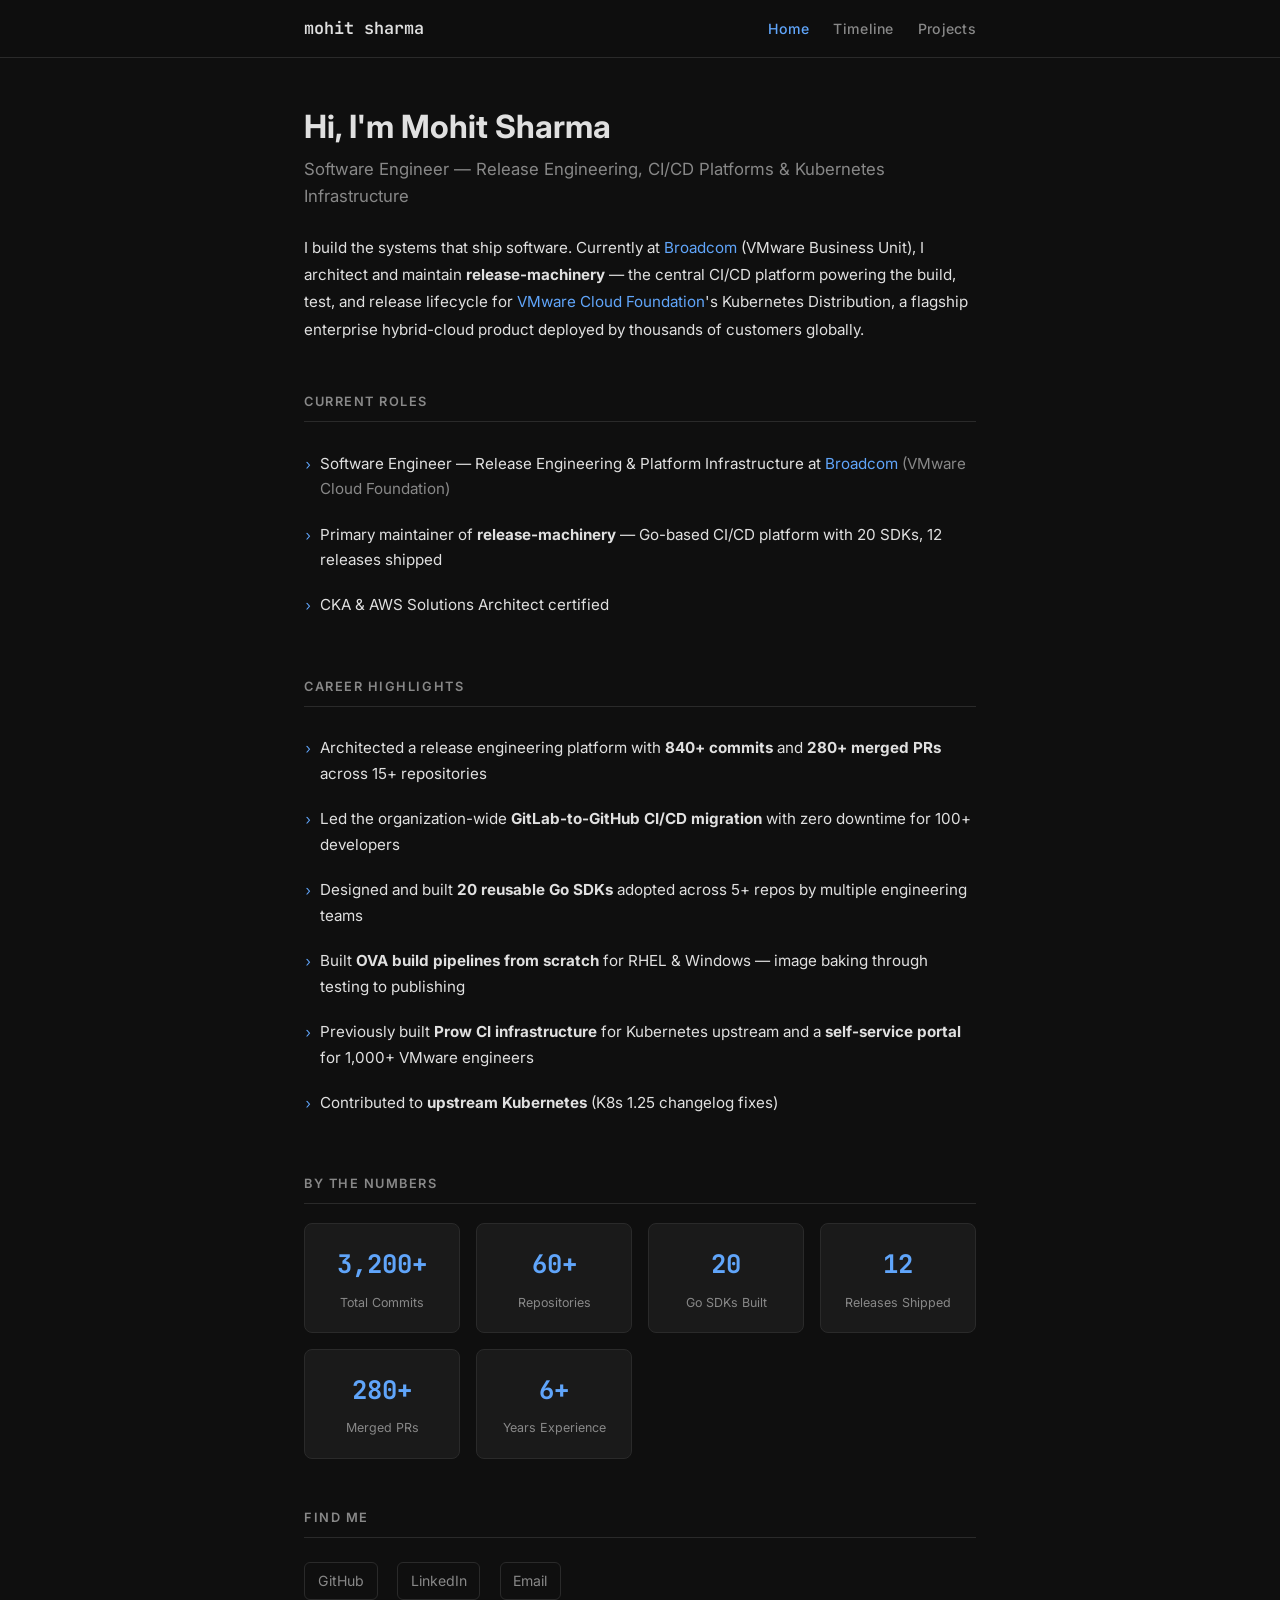
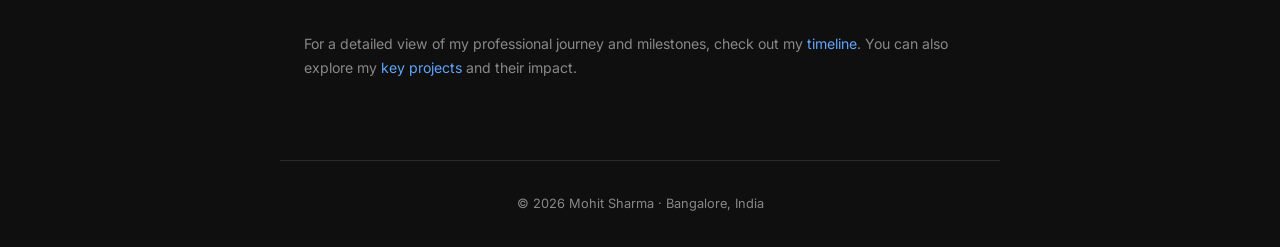
<file: docs/index.html>
<!DOCTYPE html>
<html lang="en">
<head>
  <meta charset="UTF-8">
  <meta name="viewport" content="width=device-width, initial-scale=1.0">
  <title>Mohit Sharma</title>
  <meta name="description" content="Software Engineer specializing in Release Engineering, CI/CD Platforms, Kubernetes, and Go at Broadcom (VMware).">
  <link rel="preconnect" href="https://fonts.googleapis.com">
  <link rel="preconnect" href="https://fonts.gstatic.com" crossorigin>
  <link href="https://fonts.googleapis.com/css2?family=Inter:wght@400;500;600;700&family=JetBrains+Mono:wght@400;600;700&display=swap" rel="stylesheet">
  <link rel="stylesheet" href="style.css">
</head>
<body>

<nav>
  <div class="nav-inner">
    <a href="index.html" class="site-name">mohit sharma</a>
    <div class="nav-links">
      <a href="index.html" class="active">Home</a>
      <a href="about.html">Timeline</a>
      <a href="projects.html">Projects</a>
    </div>
  </div>
</nav>

<main>
  <section class="hero">
    <h1>Hi, I'm Mohit Sharma</h1>
    <p class="tagline">Software Engineer &mdash; Release Engineering, CI/CD Platforms &amp; Kubernetes Infrastructure</p>
    <p class="intro">
      I build the systems that ship software. Currently at <a href="https://www.broadcom.com/">Broadcom</a> (VMware Business Unit),
      I architect and maintain <strong>release-machinery</strong> &mdash; the central CI/CD platform powering the build, test, and release
      lifecycle for <a href="https://www.vmware.com/products/cloud-foundation">VMware Cloud Foundation</a>'s Kubernetes Distribution,
      a flagship enterprise hybrid-cloud product deployed by thousands of customers globally.
    </p>
  </section>

  <p class="section-title">Current Roles</p>
  <ul class="role-list">
    <li class="role-item">
      <span class="bullet">&rsaquo;</span>
      <span class="role-text">Software Engineer &mdash; Release Engineering &amp; Platform Infrastructure at <a href="https://www.broadcom.com/">Broadcom</a> <span class="role-org">(VMware Cloud Foundation)</span></span>
    </li>
    <li class="role-item">
      <span class="bullet">&rsaquo;</span>
      <span class="role-text">Primary maintainer of <strong>release-machinery</strong> &mdash; Go-based CI/CD platform with 20 SDKs, 12 releases shipped</span>
    </li>
    <li class="role-item">
      <span class="bullet">&rsaquo;</span>
      <span class="role-text">CKA &amp; AWS Solutions Architect certified</span>
    </li>
  </ul>

  <p class="section-title">Career Highlights</p>
  <ul class="role-list">
    <li class="role-item">
      <span class="bullet">&rsaquo;</span>
      <span class="role-text">Architected a release engineering platform with <strong>840+ commits</strong> and <strong>280+ merged PRs</strong> across 15+ repositories</span>
    </li>
    <li class="role-item">
      <span class="bullet">&rsaquo;</span>
      <span class="role-text">Led the organization-wide <strong>GitLab-to-GitHub CI/CD migration</strong> with zero downtime for 100+ developers</span>
    </li>
    <li class="role-item">
      <span class="bullet">&rsaquo;</span>
      <span class="role-text">Designed and built <strong>20 reusable Go SDKs</strong> adopted across 5+ repos by multiple engineering teams</span>
    </li>
    <li class="role-item">
      <span class="bullet">&rsaquo;</span>
      <span class="role-text">Built <strong>OVA build pipelines from scratch</strong> for RHEL &amp; Windows &mdash; image baking through testing to publishing</span>
    </li>
    <li class="role-item">
      <span class="bullet">&rsaquo;</span>
      <span class="role-text">Previously built <strong>Prow CI infrastructure</strong> for Kubernetes upstream and a <strong>self-service portal</strong> for 1,000+ VMware engineers</span>
    </li>
    <li class="role-item">
      <span class="bullet">&rsaquo;</span>
      <span class="role-text">Contributed to <strong>upstream Kubernetes</strong> (K8s 1.25 changelog fixes)</span>
    </li>
  </ul>

  <p class="section-title">By The Numbers</p>
  <div class="stats-grid">
    <div class="stat-card">
      <span class="stat-number">3,200+</span>
      <span class="stat-label">Total Commits</span>
    </div>
    <div class="stat-card">
      <span class="stat-number">60+</span>
      <span class="stat-label">Repositories</span>
    </div>
    <div class="stat-card">
      <span class="stat-number">20</span>
      <span class="stat-label">Go SDKs Built</span>
    </div>
    <div class="stat-card">
      <span class="stat-number">12</span>
      <span class="stat-label">Releases Shipped</span>
    </div>
    <div class="stat-card">
      <span class="stat-number">280+</span>
      <span class="stat-label">Merged PRs</span>
    </div>
    <div class="stat-card">
      <span class="stat-number">6+</span>
      <span class="stat-label">Years Experience</span>
    </div>
  </div>

  <p class="section-title">Find Me</p>
  <div class="social-links">
    <a href="https://github.com/mohitsharma-in" target="_blank">GitHub</a>
    <a href="https://linkedin.com/in/knowmohit" target="_blank">LinkedIn</a>
    <a href="mailto:mohit94614@gmail.com">Email</a>
  </div>

  <p style="margin-top:2rem; font-size:0.88rem; color:var(--text-muted);">
    For a detailed view of my professional journey and milestones, check out my
    <a href="about.html">timeline</a>. You can also explore my
    <a href="projects.html">key projects</a> and their impact.
  </p>
</main>

<footer>
  &copy; 2026 Mohit Sharma &middot; Bangalore, India
</footer>

</body>
</html>
</file>
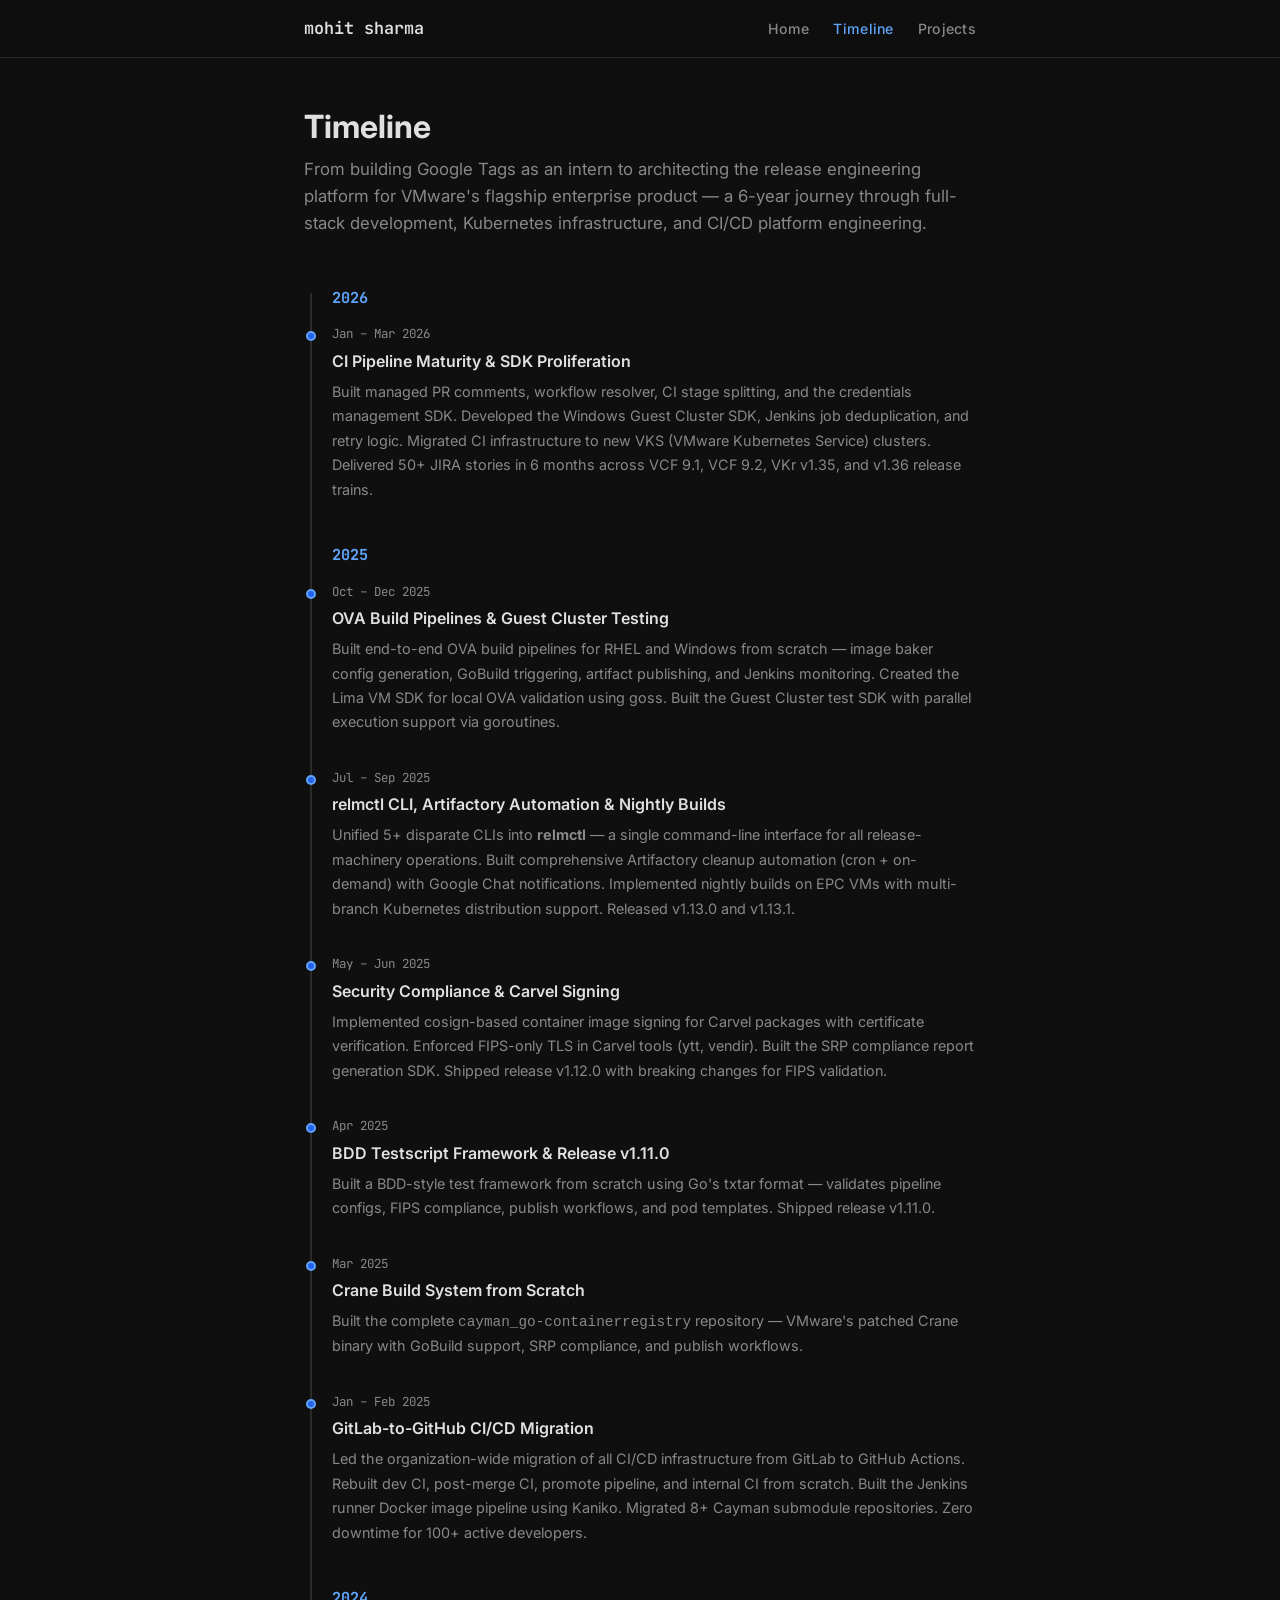
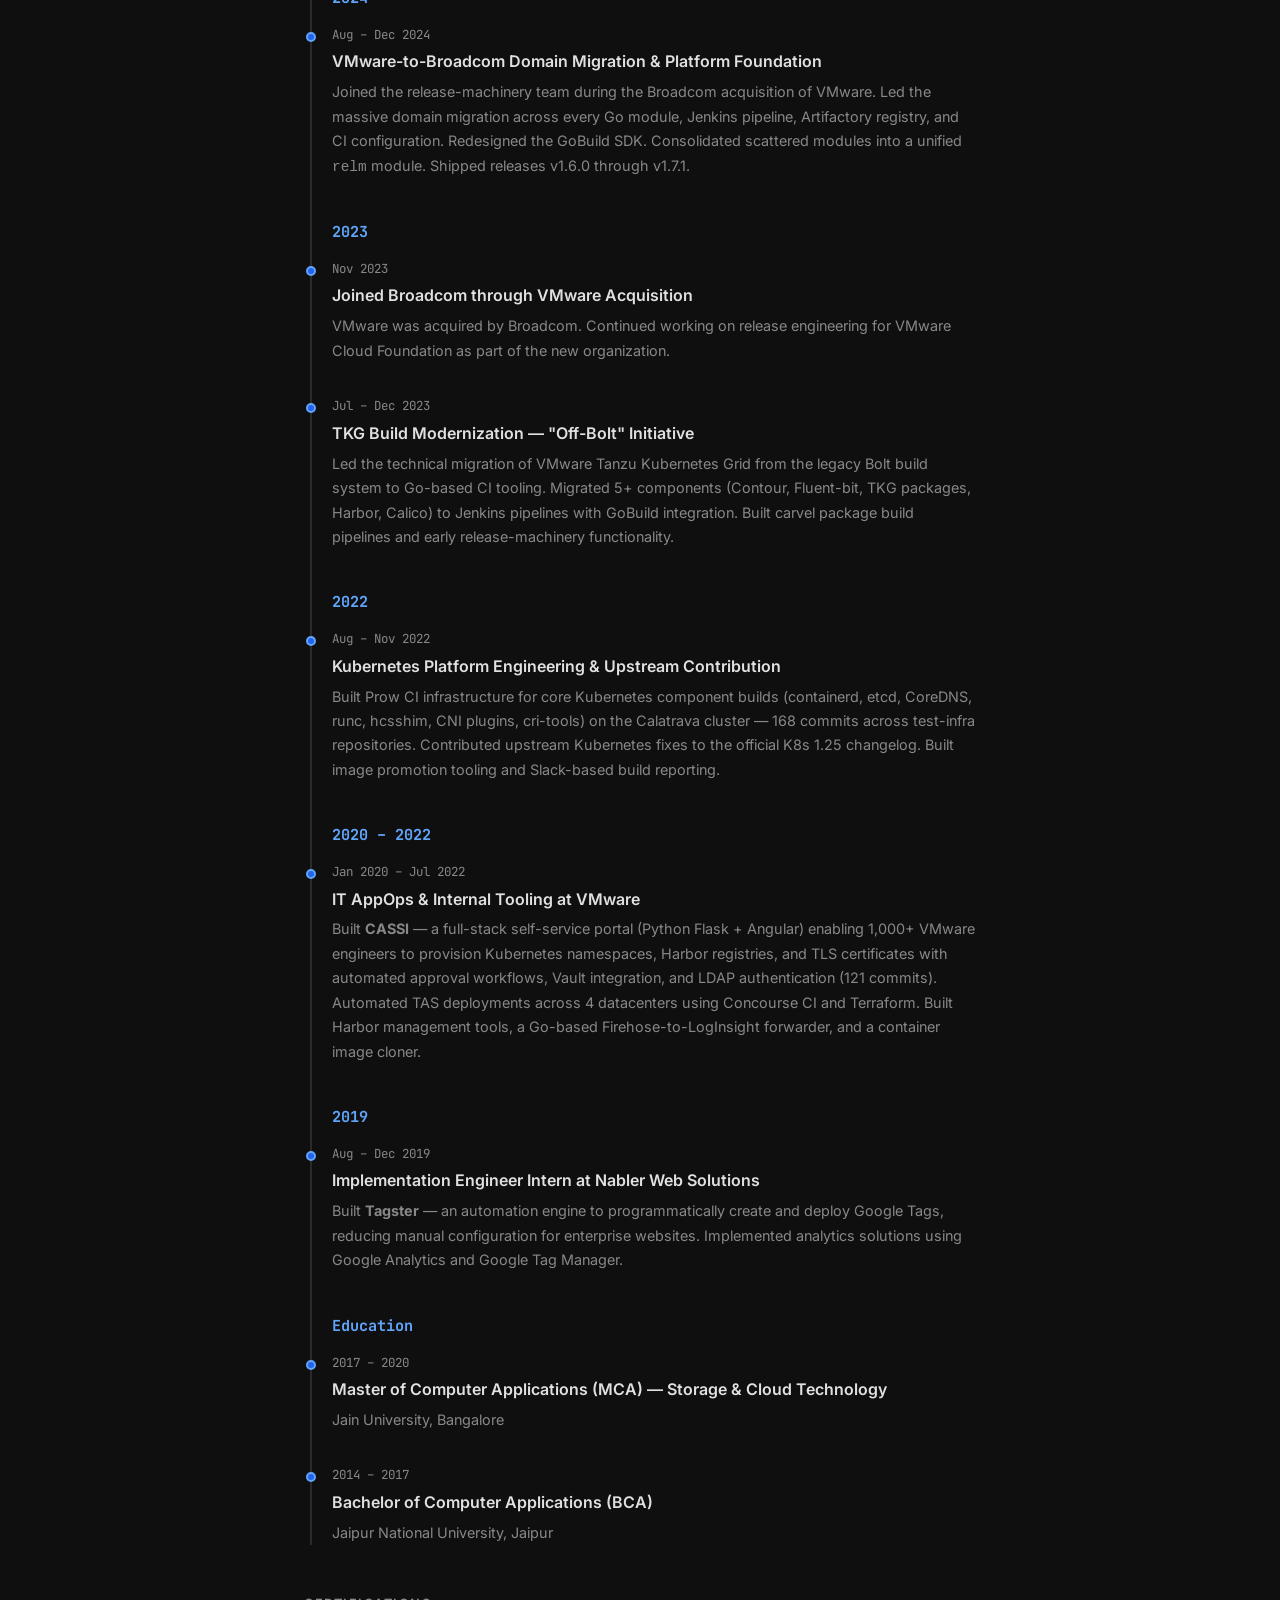
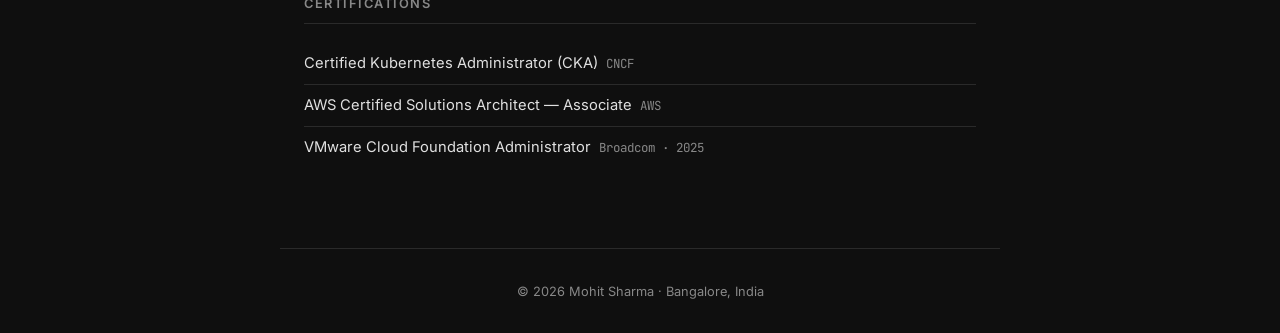
<file: docs/about.html>
<!DOCTYPE html>
<html lang="en">
<head>
  <meta charset="UTF-8">
  <meta name="viewport" content="width=device-width, initial-scale=1.0">
  <title>Timeline | Mohit Sharma</title>
  <meta name="description" content="Career timeline of Mohit Sharma — from intern to release engineering platform owner at Broadcom/VMware.">
  <link rel="preconnect" href="https://fonts.googleapis.com">
  <link rel="preconnect" href="https://fonts.gstatic.com" crossorigin>
  <link href="https://fonts.googleapis.com/css2?family=Inter:wght@400;500;600;700&family=JetBrains+Mono:wght@400;600;700&display=swap" rel="stylesheet">
  <link rel="stylesheet" href="style.css">
</head>
<body>

<nav>
  <div class="nav-inner">
    <a href="index.html" class="site-name">mohit sharma</a>
    <div class="nav-links">
      <a href="index.html">Home</a>
      <a href="about.html" class="active">Timeline</a>
      <a href="projects.html">Projects</a>
    </div>
  </div>
</nav>

<main>
  <section class="hero">
    <h1>Timeline</h1>
    <p class="tagline">
      From building Google Tags as an intern to architecting the release engineering platform for VMware's flagship
      enterprise product &mdash; a 6-year journey through full-stack development, Kubernetes infrastructure,
      and CI/CD platform engineering.
    </p>
  </section>

  <div class="timeline">

    <!-- ── 2026 ── -->
    <div class="timeline-year">2026</div>

    <div class="timeline-item">
      <div class="tl-date">Jan &ndash; Mar 2026</div>
      <div class="tl-title">CI Pipeline Maturity &amp; SDK Proliferation</div>
      <div class="tl-body">
        Built managed PR comments, workflow resolver, CI stage splitting, and the credentials management SDK.
        Developed the Windows Guest Cluster SDK, Jenkins job deduplication, and retry logic.
        Migrated CI infrastructure to new VKS (VMware Kubernetes Service) clusters.
        Delivered 50+ JIRA stories in 6 months across VCF 9.1, VCF 9.2, VKr v1.35, and v1.36 release trains.
      </div>
    </div>

    <!-- ── 2025 ── -->
    <div class="timeline-year">2025</div>

    <div class="timeline-item">
      <div class="tl-date">Oct &ndash; Dec 2025</div>
      <div class="tl-title">OVA Build Pipelines &amp; Guest Cluster Testing</div>
      <div class="tl-body">
        Built end-to-end OVA build pipelines for RHEL and Windows from scratch &mdash; image baker config generation,
        GoBuild triggering, artifact publishing, and Jenkins monitoring. Created the Lima VM SDK for local OVA validation
        using goss. Built the Guest Cluster test SDK with parallel execution support via goroutines.
      </div>
    </div>

    <div class="timeline-item">
      <div class="tl-date">Jul &ndash; Sep 2025</div>
      <div class="tl-title">relmctl CLI, Artifactory Automation &amp; Nightly Builds</div>
      <div class="tl-body">
        Unified 5+ disparate CLIs into <strong>relmctl</strong> &mdash; a single command-line interface for all
        release-machinery operations. Built comprehensive Artifactory cleanup automation (cron + on-demand) with
        Google Chat notifications. Implemented nightly builds on EPC VMs with multi-branch Kubernetes distribution support.
        Released v1.13.0 and v1.13.1.
      </div>
    </div>

    <div class="timeline-item">
      <div class="tl-date">May &ndash; Jun 2025</div>
      <div class="tl-title">Security Compliance &amp; Carvel Signing</div>
      <div class="tl-body">
        Implemented cosign-based container image signing for Carvel packages with certificate verification.
        Enforced FIPS-only TLS in Carvel tools (ytt, vendir). Built the SRP compliance report generation SDK.
        Shipped release v1.12.0 with breaking changes for FIPS validation.
      </div>
    </div>

    <div class="timeline-item">
      <div class="tl-date">Apr 2025</div>
      <div class="tl-title">BDD Testscript Framework &amp; Release v1.11.0</div>
      <div class="tl-body">
        Built a BDD-style test framework from scratch using Go's txtar format &mdash; validates pipeline configs,
        FIPS compliance, publish workflows, and pod templates. Shipped release v1.11.0.
      </div>
    </div>

    <div class="timeline-item">
      <div class="tl-date">Mar 2025</div>
      <div class="tl-title">Crane Build System from Scratch</div>
      <div class="tl-body">
        Built the complete <code>cayman_go-containerregistry</code> repository &mdash; VMware's patched Crane binary
        with GoBuild support, SRP compliance, and publish workflows.
      </div>
    </div>

    <div class="timeline-item">
      <div class="tl-date">Jan &ndash; Feb 2025</div>
      <div class="tl-title">GitLab-to-GitHub CI/CD Migration</div>
      <div class="tl-body">
        Led the organization-wide migration of all CI/CD infrastructure from GitLab to GitHub Actions.
        Rebuilt dev CI, post-merge CI, promote pipeline, and internal CI from scratch. Built the Jenkins runner Docker image
        pipeline using Kaniko. Migrated 8+ Cayman submodule repositories. Zero downtime for 100+ active developers.
      </div>
    </div>

    <!-- ── 2024 ── -->
    <div class="timeline-year">2024</div>

    <div class="timeline-item">
      <div class="tl-date">Aug &ndash; Dec 2024</div>
      <div class="tl-title">VMware-to-Broadcom Domain Migration &amp; Platform Foundation</div>
      <div class="tl-body">
        Joined the release-machinery team during the Broadcom acquisition of VMware. Led the massive domain migration
        across every Go module, Jenkins pipeline, Artifactory registry, and CI configuration. Redesigned the GoBuild SDK.
        Consolidated scattered modules into a unified <code>relm</code> module. Shipped releases v1.6.0 through v1.7.1.
      </div>
    </div>

    <!-- ── 2023 ── -->
    <div class="timeline-year">2023</div>

    <div class="timeline-item">
      <div class="tl-date">Nov 2023</div>
      <div class="tl-title">Joined Broadcom through VMware Acquisition</div>
      <div class="tl-body">
        VMware was acquired by Broadcom. Continued working on release engineering for VMware Cloud Foundation
        as part of the new organization.
      </div>
    </div>

    <div class="timeline-item">
      <div class="tl-date">Jul &ndash; Dec 2023</div>
      <div class="tl-title">TKG Build Modernization &mdash; "Off-Bolt" Initiative</div>
      <div class="tl-body">
        Led the technical migration of VMware Tanzu Kubernetes Grid from the legacy Bolt build system to Go-based
        CI tooling. Migrated 5+ components (Contour, Fluent-bit, TKG packages, Harbor, Calico) to Jenkins pipelines
        with GoBuild integration. Built carvel package build pipelines and early release-machinery functionality.
      </div>
    </div>

    <!-- ── 2022 ── -->
    <div class="timeline-year">2022</div>

    <div class="timeline-item">
      <div class="tl-date">Aug &ndash; Nov 2022</div>
      <div class="tl-title">Kubernetes Platform Engineering &amp; Upstream Contribution</div>
      <div class="tl-body">
        Built Prow CI infrastructure for core Kubernetes component builds (containerd, etcd, CoreDNS, runc, hcsshim,
        CNI plugins, cri-tools) on the Calatrava cluster &mdash; 168 commits across test-infra repositories.
        Contributed upstream Kubernetes fixes to the official K8s 1.25 changelog.
        Built image promotion tooling and Slack-based build reporting.
      </div>
    </div>

    <!-- ── 2020&ndash;2022 ── -->
    <div class="timeline-year">2020 &ndash; 2022</div>

    <div class="timeline-item">
      <div class="tl-date">Jan 2020 &ndash; Jul 2022</div>
      <div class="tl-title">IT AppOps &amp; Internal Tooling at VMware</div>
      <div class="tl-body">
        Built <strong>CASSI</strong> &mdash; a full-stack self-service portal (Python Flask + Angular) enabling 1,000+ VMware engineers
        to provision Kubernetes namespaces, Harbor registries, and TLS certificates with automated approval workflows,
        Vault integration, and LDAP authentication (121 commits).
        Automated TAS deployments across 4 datacenters using Concourse CI and Terraform.
        Built Harbor management tools, a Go-based Firehose-to-LogInsight forwarder, and a container image cloner.
      </div>
    </div>

    <!-- ── 2019 ── -->
    <div class="timeline-year">2019</div>

    <div class="timeline-item">
      <div class="tl-date">Aug &ndash; Dec 2019</div>
      <div class="tl-title">Implementation Engineer Intern at Nabler Web Solutions</div>
      <div class="tl-body">
        Built <strong>Tagster</strong> &mdash; an automation engine to programmatically create and deploy Google Tags,
        reducing manual configuration for enterprise websites. Implemented analytics solutions using
        Google Analytics and Google Tag Manager.
      </div>
    </div>

    <!-- ── Education ── -->
    <div class="timeline-year">Education</div>

    <div class="timeline-item">
      <div class="tl-date">2017 &ndash; 2020</div>
      <div class="tl-title">Master of Computer Applications (MCA) &mdash; Storage &amp; Cloud Technology</div>
      <div class="tl-body">Jain University, Bangalore</div>
    </div>

    <div class="timeline-item">
      <div class="tl-date">2014 &ndash; 2017</div>
      <div class="tl-title">Bachelor of Computer Applications (BCA)</div>
      <div class="tl-body">Jaipur National University, Jaipur</div>
    </div>

  </div>

  <p class="section-title">Certifications</p>
  <ul class="cert-list">
    <li>Certified Kubernetes Administrator (CKA) <span class="cert-issuer">CNCF</span></li>
    <li>AWS Certified Solutions Architect &mdash; Associate <span class="cert-issuer">AWS</span></li>
    <li>VMware Cloud Foundation Administrator <span class="cert-issuer">Broadcom &middot; 2025</span></li>
  </ul>

</main>

<footer>
  &copy; 2026 Mohit Sharma &middot; Bangalore, India
</footer>

</body>
</html>
</file>
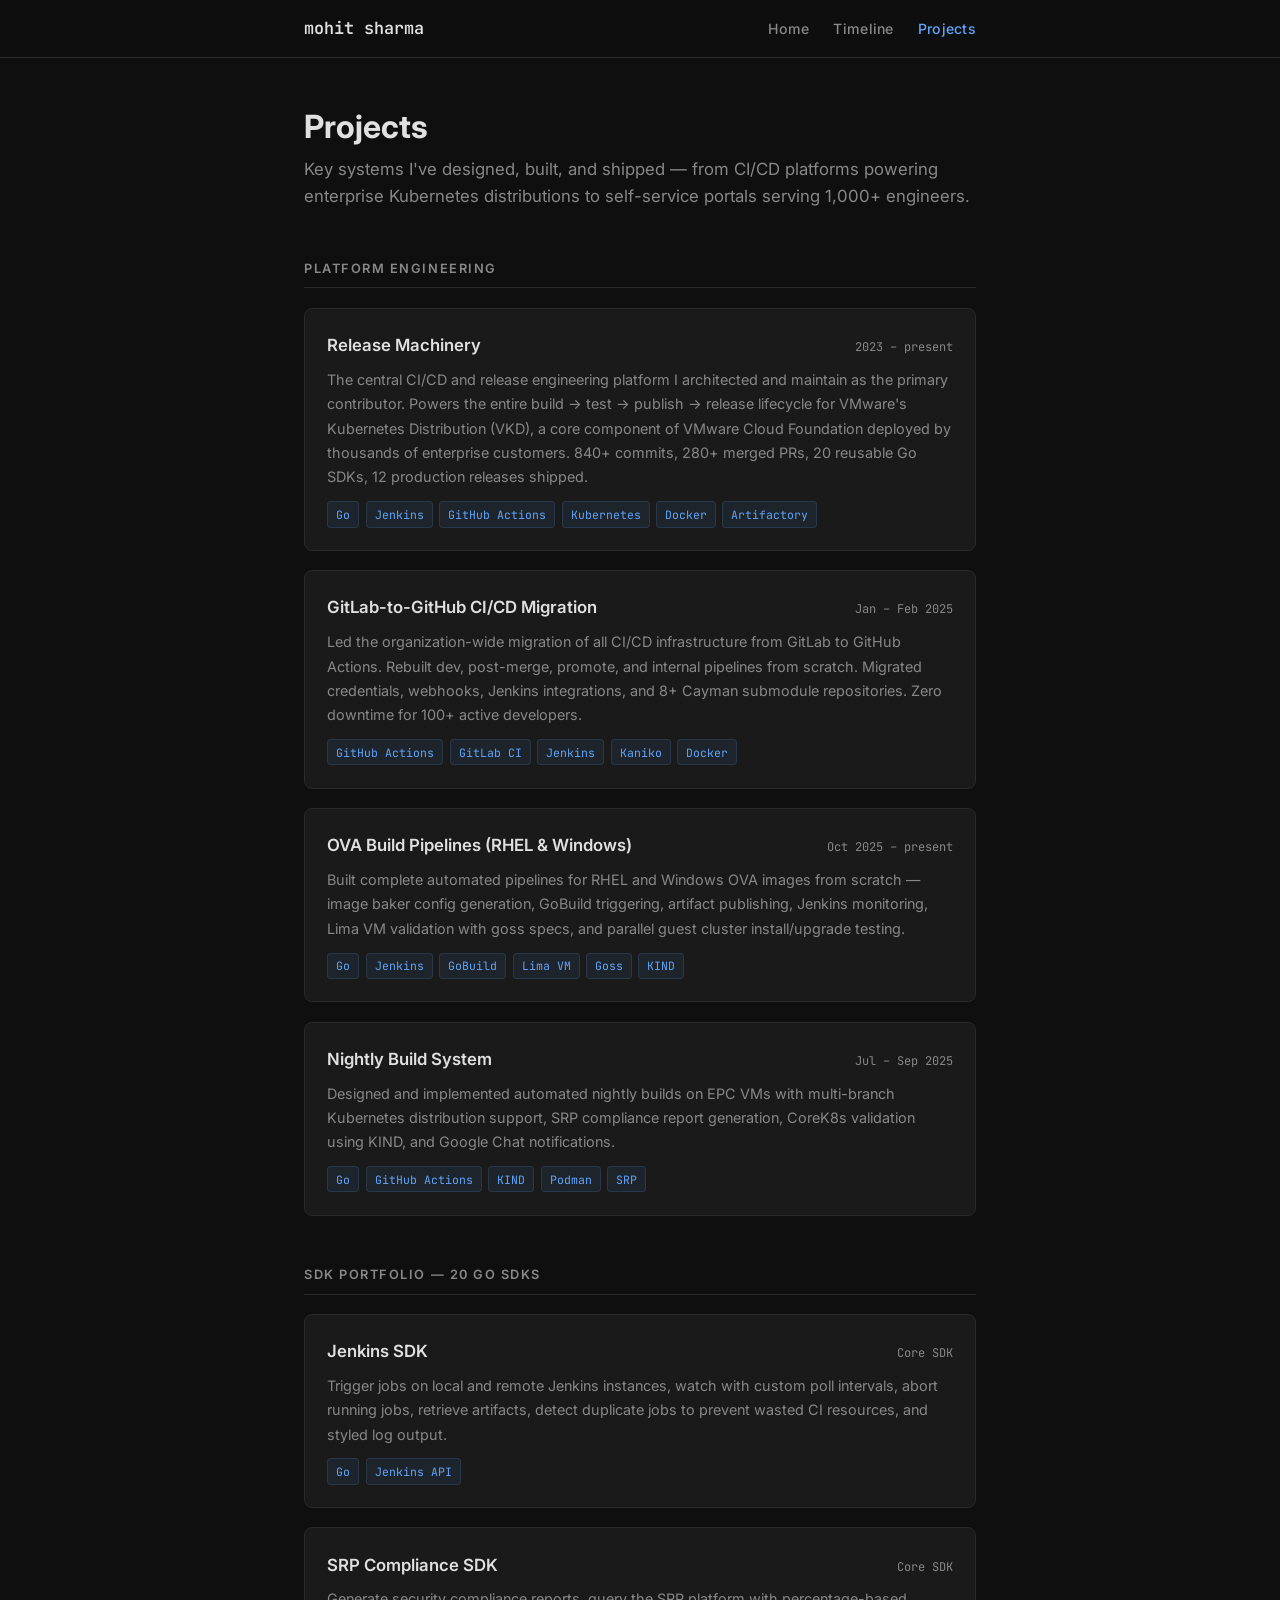
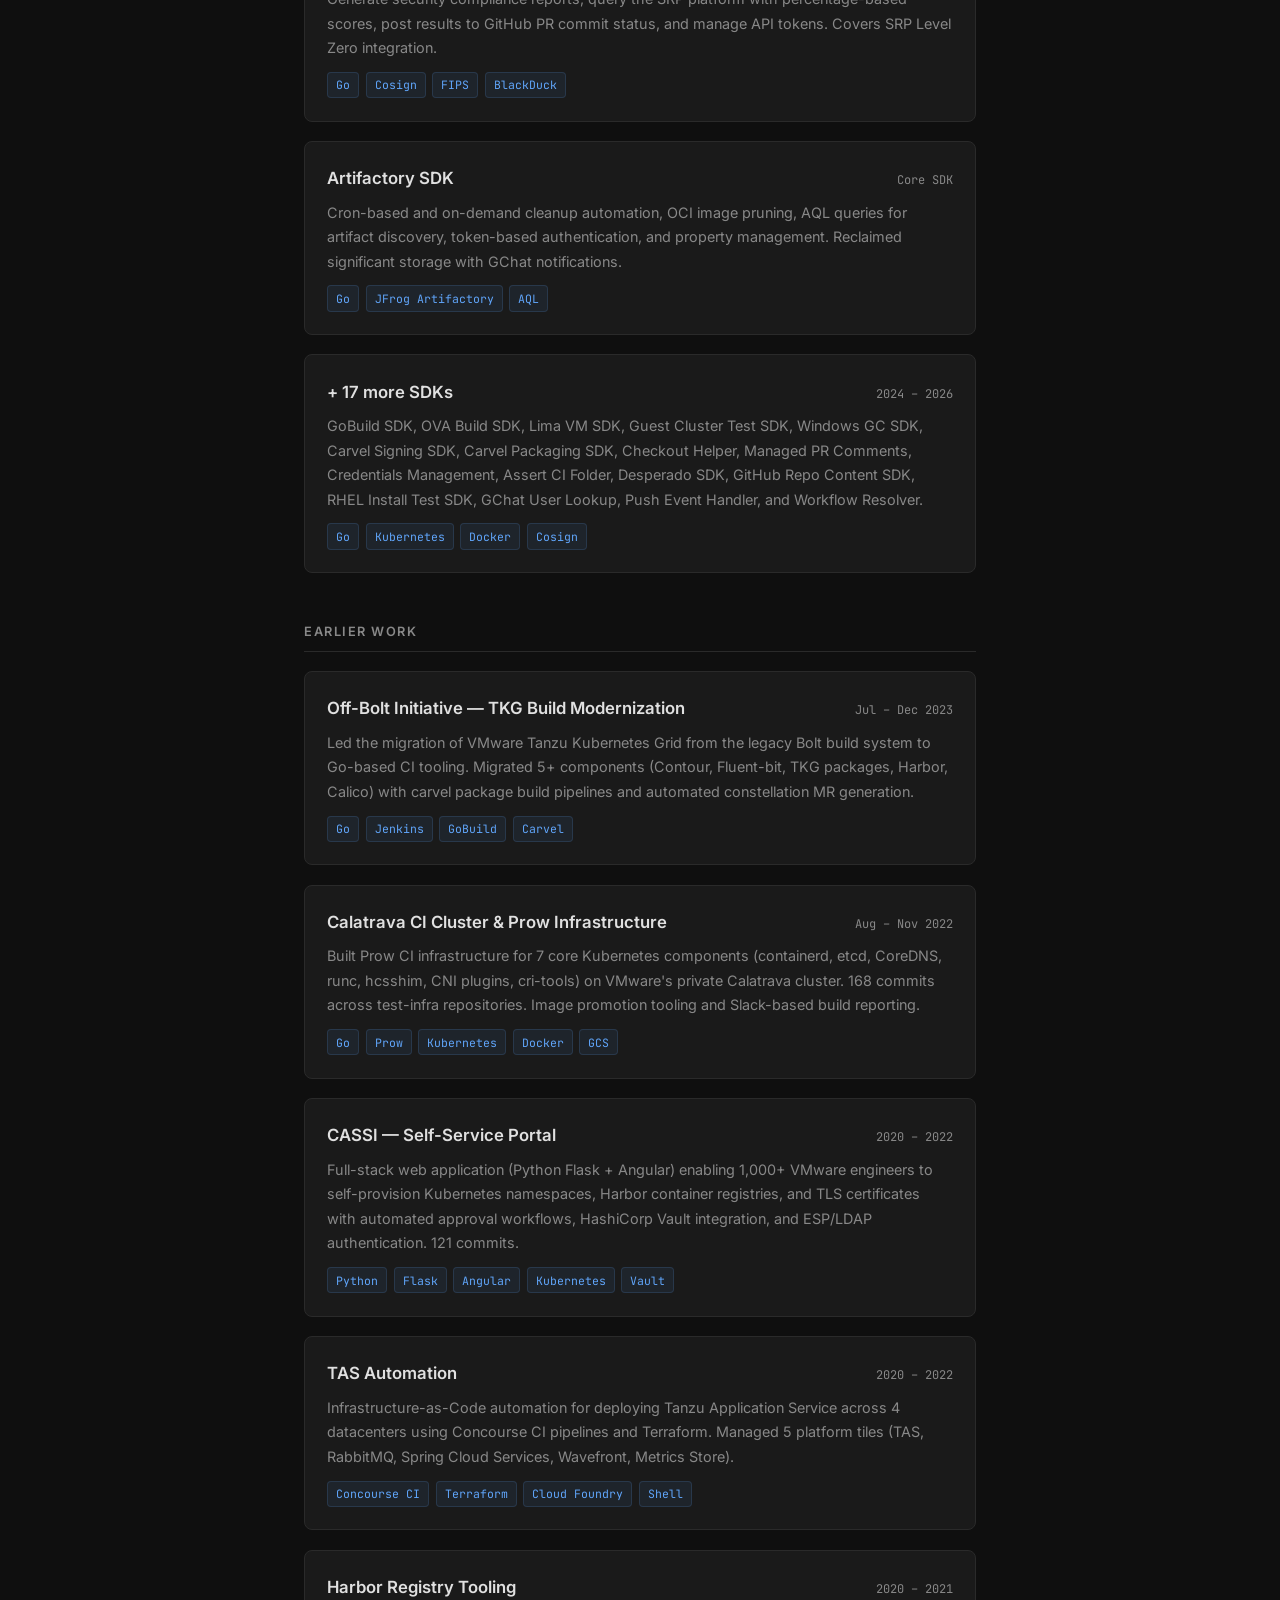
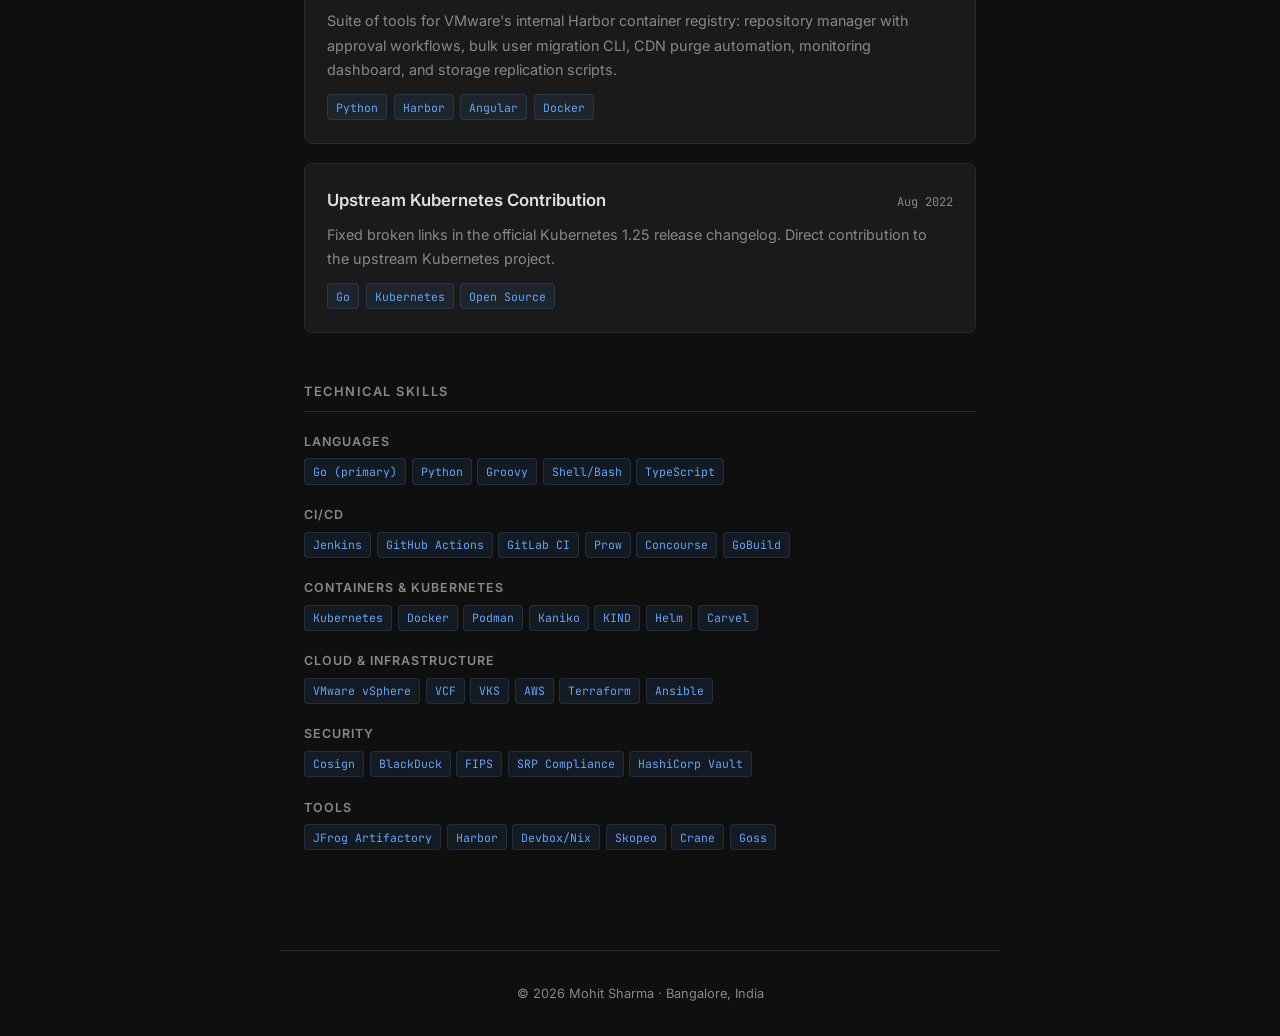
<file: docs/projects.html>
<!DOCTYPE html>
<html lang="en">
<head>
  <meta charset="UTF-8">
  <meta name="viewport" content="width=device-width, initial-scale=1.0">
  <title>Projects | Mohit Sharma</title>
  <meta name="description" content="Key projects and technical contributions by Mohit Sharma — release-machinery, CI/CD platforms, Kubernetes infrastructure.">
  <link rel="preconnect" href="https://fonts.googleapis.com">
  <link rel="preconnect" href="https://fonts.gstatic.com" crossorigin>
  <link href="https://fonts.googleapis.com/css2?family=Inter:wght@400;500;600;700&family=JetBrains+Mono:wght@400;600;700&display=swap" rel="stylesheet">
  <link rel="stylesheet" href="style.css">
</head>
<body>

<nav>
  <div class="nav-inner">
    <a href="index.html" class="site-name">mohit sharma</a>
    <div class="nav-links">
      <a href="index.html">Home</a>
      <a href="about.html">Timeline</a>
      <a href="projects.html" class="active">Projects</a>
    </div>
  </div>
</nav>

<main>
  <section class="hero">
    <h1>Projects</h1>
    <p class="tagline">
      Key systems I've designed, built, and shipped &mdash; from CI/CD platforms powering enterprise
      Kubernetes distributions to self-service portals serving 1,000+ engineers.
    </p>
  </section>

  <!-- ── Release Machinery ── -->
  <p class="section-title">Platform Engineering</p>

  <div class="project-card">
    <div class="proj-header">
      <span class="proj-title">Release Machinery</span>
      <span class="proj-period">2023 &ndash; present</span>
    </div>
    <div class="proj-desc">
      The central CI/CD and release engineering platform I architected and maintain as the primary contributor.
      Powers the entire build &rarr; test &rarr; publish &rarr; release lifecycle for VMware's Kubernetes Distribution (VKD),
      a core component of VMware Cloud Foundation deployed by thousands of enterprise customers.
      840+ commits, 280+ merged PRs, 20 reusable Go SDKs, 12 production releases shipped.
    </div>
    <div class="proj-tags">
      <span class="proj-tag">Go</span>
      <span class="proj-tag">Jenkins</span>
      <span class="proj-tag">GitHub Actions</span>
      <span class="proj-tag">Kubernetes</span>
      <span class="proj-tag">Docker</span>
      <span class="proj-tag">Artifactory</span>
    </div>
  </div>

  <div class="project-card">
    <div class="proj-header">
      <span class="proj-title">GitLab-to-GitHub CI/CD Migration</span>
      <span class="proj-period">Jan &ndash; Feb 2025</span>
    </div>
    <div class="proj-desc">
      Led the organization-wide migration of all CI/CD infrastructure from GitLab to GitHub Actions.
      Rebuilt dev, post-merge, promote, and internal pipelines from scratch. Migrated credentials, webhooks,
      Jenkins integrations, and 8+ Cayman submodule repositories. Zero downtime for 100+ active developers.
    </div>
    <div class="proj-tags">
      <span class="proj-tag">GitHub Actions</span>
      <span class="proj-tag">GitLab CI</span>
      <span class="proj-tag">Jenkins</span>
      <span class="proj-tag">Kaniko</span>
      <span class="proj-tag">Docker</span>
    </div>
  </div>

  <div class="project-card">
    <div class="proj-header">
      <span class="proj-title">OVA Build Pipelines (RHEL &amp; Windows)</span>
      <span class="proj-period">Oct 2025 &ndash; present</span>
    </div>
    <div class="proj-desc">
      Built complete automated pipelines for RHEL and Windows OVA images from scratch &mdash;
      image baker config generation, GoBuild triggering, artifact publishing, Jenkins monitoring,
      Lima VM validation with goss specs, and parallel guest cluster install/upgrade testing.
    </div>
    <div class="proj-tags">
      <span class="proj-tag">Go</span>
      <span class="proj-tag">Jenkins</span>
      <span class="proj-tag">GoBuild</span>
      <span class="proj-tag">Lima VM</span>
      <span class="proj-tag">Goss</span>
      <span class="proj-tag">KIND</span>
    </div>
  </div>

  <div class="project-card">
    <div class="proj-header">
      <span class="proj-title">Nightly Build System</span>
      <span class="proj-period">Jul &ndash; Sep 2025</span>
    </div>
    <div class="proj-desc">
      Designed and implemented automated nightly builds on EPC VMs with multi-branch Kubernetes distribution support,
      SRP compliance report generation, CoreK8s validation using KIND, and Google Chat notifications.
    </div>
    <div class="proj-tags">
      <span class="proj-tag">Go</span>
      <span class="proj-tag">GitHub Actions</span>
      <span class="proj-tag">KIND</span>
      <span class="proj-tag">Podman</span>
      <span class="proj-tag">SRP</span>
    </div>
  </div>

  <!-- ── SDKs ── -->
  <p class="section-title">SDK Portfolio &mdash; 20 Go SDKs</p>

  <div class="project-card">
    <div class="proj-header">
      <span class="proj-title">Jenkins SDK</span>
      <span class="proj-period">Core SDK</span>
    </div>
    <div class="proj-desc">
      Trigger jobs on local and remote Jenkins instances, watch with custom poll intervals, abort running jobs,
      retrieve artifacts, detect duplicate jobs to prevent wasted CI resources, and styled log output.
    </div>
    <div class="proj-tags">
      <span class="proj-tag">Go</span>
      <span class="proj-tag">Jenkins API</span>
    </div>
  </div>

  <div class="project-card">
    <div class="proj-header">
      <span class="proj-title">SRP Compliance SDK</span>
      <span class="proj-period">Core SDK</span>
    </div>
    <div class="proj-desc">
      Generate security compliance reports, query the SRP platform with percentage-based scores,
      post results to GitHub PR commit status, and manage API tokens. Covers SRP Level Zero integration.
    </div>
    <div class="proj-tags">
      <span class="proj-tag">Go</span>
      <span class="proj-tag">Cosign</span>
      <span class="proj-tag">FIPS</span>
      <span class="proj-tag">BlackDuck</span>
    </div>
  </div>

  <div class="project-card">
    <div class="proj-header">
      <span class="proj-title">Artifactory SDK</span>
      <span class="proj-period">Core SDK</span>
    </div>
    <div class="proj-desc">
      Cron-based and on-demand cleanup automation, OCI image pruning, AQL queries for artifact discovery,
      token-based authentication, and property management. Reclaimed significant storage with GChat notifications.
    </div>
    <div class="proj-tags">
      <span class="proj-tag">Go</span>
      <span class="proj-tag">JFrog Artifactory</span>
      <span class="proj-tag">AQL</span>
    </div>
  </div>

  <div class="project-card">
    <div class="proj-header">
      <span class="proj-title">+ 17 more SDKs</span>
      <span class="proj-period">2024 &ndash; 2026</span>
    </div>
    <div class="proj-desc">
      GoBuild SDK, OVA Build SDK, Lima VM SDK, Guest Cluster Test SDK, Windows GC SDK,
      Carvel Signing SDK, Carvel Packaging SDK, Checkout Helper, Managed PR Comments,
      Credentials Management, Assert CI Folder, Desperado SDK, GitHub Repo Content SDK,
      RHEL Install Test SDK, GChat User Lookup, Push Event Handler, and Workflow Resolver.
    </div>
    <div class="proj-tags">
      <span class="proj-tag">Go</span>
      <span class="proj-tag">Kubernetes</span>
      <span class="proj-tag">Docker</span>
      <span class="proj-tag">Cosign</span>
    </div>
  </div>

  <!-- ── Earlier Projects ── -->
  <p class="section-title">Earlier Work</p>

  <div class="project-card">
    <div class="proj-header">
      <span class="proj-title">Off-Bolt Initiative &mdash; TKG Build Modernization</span>
      <span class="proj-period">Jul &ndash; Dec 2023</span>
    </div>
    <div class="proj-desc">
      Led the migration of VMware Tanzu Kubernetes Grid from the legacy Bolt build system to Go-based CI tooling.
      Migrated 5+ components (Contour, Fluent-bit, TKG packages, Harbor, Calico) with carvel package build
      pipelines and automated constellation MR generation.
    </div>
    <div class="proj-tags">
      <span class="proj-tag">Go</span>
      <span class="proj-tag">Jenkins</span>
      <span class="proj-tag">GoBuild</span>
      <span class="proj-tag">Carvel</span>
    </div>
  </div>

  <div class="project-card">
    <div class="proj-header">
      <span class="proj-title">Calatrava CI Cluster &amp; Prow Infrastructure</span>
      <span class="proj-period">Aug &ndash; Nov 2022</span>
    </div>
    <div class="proj-desc">
      Built Prow CI infrastructure for 7 core Kubernetes components (containerd, etcd, CoreDNS, runc, hcsshim,
      CNI plugins, cri-tools) on VMware's private Calatrava cluster. 168 commits across test-infra repositories.
      Image promotion tooling and Slack-based build reporting.
    </div>
    <div class="proj-tags">
      <span class="proj-tag">Go</span>
      <span class="proj-tag">Prow</span>
      <span class="proj-tag">Kubernetes</span>
      <span class="proj-tag">Docker</span>
      <span class="proj-tag">GCS</span>
    </div>
  </div>

  <div class="project-card">
    <div class="proj-header">
      <span class="proj-title">CASSI &mdash; Self-Service Portal</span>
      <span class="proj-period">2020 &ndash; 2022</span>
    </div>
    <div class="proj-desc">
      Full-stack web application (Python Flask + Angular) enabling 1,000+ VMware engineers to self-provision
      Kubernetes namespaces, Harbor container registries, and TLS certificates with automated approval workflows,
      HashiCorp Vault integration, and ESP/LDAP authentication. 121 commits.
    </div>
    <div class="proj-tags">
      <span class="proj-tag">Python</span>
      <span class="proj-tag">Flask</span>
      <span class="proj-tag">Angular</span>
      <span class="proj-tag">Kubernetes</span>
      <span class="proj-tag">Vault</span>
    </div>
  </div>

  <div class="project-card">
    <div class="proj-header">
      <span class="proj-title">TAS Automation</span>
      <span class="proj-period">2020 &ndash; 2022</span>
    </div>
    <div class="proj-desc">
      Infrastructure-as-Code automation for deploying Tanzu Application Service across 4 datacenters
      using Concourse CI pipelines and Terraform. Managed 5 platform tiles (TAS, RabbitMQ, Spring Cloud Services,
      Wavefront, Metrics Store).
    </div>
    <div class="proj-tags">
      <span class="proj-tag">Concourse CI</span>
      <span class="proj-tag">Terraform</span>
      <span class="proj-tag">Cloud Foundry</span>
      <span class="proj-tag">Shell</span>
    </div>
  </div>

  <div class="project-card">
    <div class="proj-header">
      <span class="proj-title">Harbor Registry Tooling</span>
      <span class="proj-period">2020 &ndash; 2021</span>
    </div>
    <div class="proj-desc">
      Suite of tools for VMware's internal Harbor container registry: repository manager with approval workflows,
      bulk user migration CLI, CDN purge automation, monitoring dashboard, and storage replication scripts.
    </div>
    <div class="proj-tags">
      <span class="proj-tag">Python</span>
      <span class="proj-tag">Harbor</span>
      <span class="proj-tag">Angular</span>
      <span class="proj-tag">Docker</span>
    </div>
  </div>

  <div class="project-card">
    <div class="proj-header">
      <span class="proj-title">Upstream Kubernetes Contribution</span>
      <span class="proj-period">Aug 2022</span>
    </div>
    <div class="proj-desc">
      Fixed broken links in the official Kubernetes 1.25 release changelog. Direct contribution to the
      upstream Kubernetes project.
    </div>
    <div class="proj-tags">
      <span class="proj-tag">Go</span>
      <span class="proj-tag">Kubernetes</span>
      <span class="proj-tag">Open Source</span>
    </div>
  </div>

  <!-- ── Skills ── -->
  <p class="section-title">Technical Skills</p>
  <div class="skills-section">
    <div class="skill-group">
      <div class="skill-label">Languages</div>
      <div class="skill-items">
        <span class="proj-tag">Go (primary)</span>
        <span class="proj-tag">Python</span>
        <span class="proj-tag">Groovy</span>
        <span class="proj-tag">Shell/Bash</span>
        <span class="proj-tag">TypeScript</span>
      </div>
    </div>
    <div class="skill-group">
      <div class="skill-label">CI/CD</div>
      <div class="skill-items">
        <span class="proj-tag">Jenkins</span>
        <span class="proj-tag">GitHub Actions</span>
        <span class="proj-tag">GitLab CI</span>
        <span class="proj-tag">Prow</span>
        <span class="proj-tag">Concourse</span>
        <span class="proj-tag">GoBuild</span>
      </div>
    </div>
    <div class="skill-group">
      <div class="skill-label">Containers &amp; Kubernetes</div>
      <div class="skill-items">
        <span class="proj-tag">Kubernetes</span>
        <span class="proj-tag">Docker</span>
        <span class="proj-tag">Podman</span>
        <span class="proj-tag">Kaniko</span>
        <span class="proj-tag">KIND</span>
        <span class="proj-tag">Helm</span>
        <span class="proj-tag">Carvel</span>
      </div>
    </div>
    <div class="skill-group">
      <div class="skill-label">Cloud &amp; Infrastructure</div>
      <div class="skill-items">
        <span class="proj-tag">VMware vSphere</span>
        <span class="proj-tag">VCF</span>
        <span class="proj-tag">VKS</span>
        <span class="proj-tag">AWS</span>
        <span class="proj-tag">Terraform</span>
        <span class="proj-tag">Ansible</span>
      </div>
    </div>
    <div class="skill-group">
      <div class="skill-label">Security</div>
      <div class="skill-items">
        <span class="proj-tag">Cosign</span>
        <span class="proj-tag">BlackDuck</span>
        <span class="proj-tag">FIPS</span>
        <span class="proj-tag">SRP Compliance</span>
        <span class="proj-tag">HashiCorp Vault</span>
      </div>
    </div>
    <div class="skill-group">
      <div class="skill-label">Tools</div>
      <div class="skill-items">
        <span class="proj-tag">JFrog Artifactory</span>
        <span class="proj-tag">Harbor</span>
        <span class="proj-tag">Devbox/Nix</span>
        <span class="proj-tag">Skopeo</span>
        <span class="proj-tag">Crane</span>
        <span class="proj-tag">Goss</span>
      </div>
    </div>
  </div>

</main>

<footer>
  &copy; 2026 Mohit Sharma &middot; Bangalore, India
</footer>

</body>
</html>
</file>
<file: docs/style.css>
:root {
  --bg: #0f0f0f;
  --bg-card: #1a1a1a;
  --bg-hover: #222;
  --text: #e0e0e0;
  --text-muted: #888;
  --accent: #60a5fa;
  --accent-dim: #2563eb;
  --border: #2a2a2a;
  --font-mono: 'JetBrains Mono', 'Fira Code', 'SF Mono', monospace;
  --font-sans: 'Inter', -apple-system, BlinkMacSystemFont, 'Segoe UI', sans-serif;
  --max-w: 720px;
}

*, *::before, *::after { box-sizing: border-box; margin: 0; padding: 0; }

html { font-size: 16px; scroll-behavior: smooth; }

body {
  font-family: var(--font-sans);
  background: var(--bg);
  color: var(--text);
  line-height: 1.7;
  -webkit-font-smoothing: antialiased;
}

a { color: var(--accent); text-decoration: none; transition: color .2s; }
a:hover { color: #93c5fd; }

/* ── Navigation ── */
nav {
  position: sticky;
  top: 0;
  z-index: 100;
  background: rgba(15, 15, 15, 0.85);
  backdrop-filter: blur(12px);
  border-bottom: 1px solid var(--border);
}
nav .nav-inner {
  max-width: var(--max-w);
  margin: 0 auto;
  padding: 0.9rem 1.5rem;
  display: flex;
  justify-content: space-between;
  align-items: center;
}
nav .site-name {
  font-family: var(--font-mono);
  font-size: 1.05rem;
  font-weight: 600;
  color: var(--text);
}
nav .nav-links { display: flex; gap: 1.5rem; }
nav .nav-links a {
  font-size: 0.88rem;
  color: var(--text-muted);
  font-weight: 500;
  letter-spacing: 0.02em;
  transition: color .2s;
}
nav .nav-links a:hover,
nav .nav-links a.active { color: var(--accent); }

/* ── Main content ── */
main {
  max-width: var(--max-w);
  margin: 0 auto;
  padding: 3rem 1.5rem 5rem;
}

/* ── Hero ── */
.hero { margin-bottom: 3rem; }
.hero h1 {
  font-size: 2rem;
  font-weight: 700;
  line-height: 1.3;
  margin-bottom: 0.5rem;
}
.hero .tagline {
  font-size: 1.05rem;
  color: var(--text-muted);
  margin-bottom: 1.5rem;
  line-height: 1.6;
}
.hero .intro {
  font-size: 0.95rem;
  line-height: 1.8;
  color: var(--text);
}

/* ── Section headings ── */
.section-title {
  font-size: 0.8rem;
  font-weight: 600;
  letter-spacing: 0.12em;
  text-transform: uppercase;
  color: var(--text-muted);
  margin: 3rem 0 1.2rem;
  padding-bottom: 0.5rem;
  border-bottom: 1px solid var(--border);
}

/* ── Role cards ── */
.role-list { list-style: none; }
.role-item {
  padding: 0.6rem 0;
  display: flex;
  align-items: baseline;
  gap: 0.5rem;
}
.role-item .bullet {
  color: var(--accent);
  font-family: var(--font-mono);
  font-size: 0.85rem;
  flex-shrink: 0;
}
.role-item .role-text { font-size: 0.95rem; }
.role-item .role-org { color: var(--text-muted); }

/* ── Highlights / stats ── */
.stats-grid {
  display: grid;
  grid-template-columns: repeat(auto-fit, minmax(150px, 1fr));
  gap: 1rem;
  margin-top: 1rem;
}
.stat-card {
  background: var(--bg-card);
  border: 1px solid var(--border);
  border-radius: 8px;
  padding: 1.2rem;
  text-align: center;
  transition: border-color .2s;
}
.stat-card:hover { border-color: var(--accent-dim); }
.stat-card .stat-number {
  font-family: var(--font-mono);
  font-size: 1.6rem;
  font-weight: 700;
  color: var(--accent);
  display: block;
}
.stat-card .stat-label {
  font-size: 0.78rem;
  color: var(--text-muted);
  margin-top: 0.3rem;
  display: block;
}

/* ── Social links ── */
.social-links {
  display: flex;
  gap: 1.2rem;
  margin-top: 1.5rem;
  flex-wrap: wrap;
}
.social-links a {
  font-size: 0.88rem;
  color: var(--text-muted);
  padding: 0.4rem 0.8rem;
  border: 1px solid var(--border);
  border-radius: 6px;
  transition: all .2s;
}
.social-links a:hover {
  color: var(--accent);
  border-color: var(--accent-dim);
  background: rgba(96, 165, 250, 0.05);
}

/* ── Timeline (About page) ── */
.timeline { position: relative; margin-top: 1rem; }
.timeline::before {
  content: '';
  position: absolute;
  left: 6px;
  top: 8px;
  bottom: 0;
  width: 2px;
  background: var(--border);
}
.timeline-year {
  font-family: var(--font-mono);
  font-size: 0.95rem;
  font-weight: 700;
  color: var(--accent);
  margin: 2.5rem 0 0.8rem 0;
  position: relative;
  padding-left: 28px;
}
.timeline-year:first-child { margin-top: 0.5rem; }
.timeline-item {
  position: relative;
  padding-left: 28px;
  margin-bottom: 2rem;
}
.timeline-item::before {
  content: '';
  position: absolute;
  left: 2px;
  top: 8px;
  width: 10px;
  height: 10px;
  border-radius: 50%;
  background: var(--accent-dim);
  border: 2px solid var(--accent);
}
.timeline-item .tl-date {
  font-family: var(--font-mono);
  font-size: 0.78rem;
  color: var(--text-muted);
  margin-bottom: 0.2rem;
}
.timeline-item .tl-title {
  font-size: 1rem;
  font-weight: 600;
  margin-bottom: 0.3rem;
}
.timeline-item .tl-body {
  font-size: 0.9rem;
  color: var(--text-muted);
  line-height: 1.7;
}

/* ── Project cards ── */
.project-card {
  background: var(--bg-card);
  border: 1px solid var(--border);
  border-radius: 8px;
  padding: 1.4rem;
  margin-bottom: 1.2rem;
  transition: border-color .2s;
}
.project-card:hover { border-color: var(--accent-dim); }
.project-card .proj-header {
  display: flex;
  justify-content: space-between;
  align-items: baseline;
  margin-bottom: 0.5rem;
}
.project-card .proj-title {
  font-size: 1.05rem;
  font-weight: 600;
}
.project-card .proj-period {
  font-family: var(--font-mono);
  font-size: 0.75rem;
  color: var(--text-muted);
}
.project-card .proj-desc {
  font-size: 0.9rem;
  color: var(--text-muted);
  line-height: 1.7;
  margin-bottom: 0.7rem;
}
.project-card .proj-tags {
  display: flex;
  flex-wrap: wrap;
  gap: 0.4rem;
}
.proj-tag {
  font-family: var(--font-mono);
  font-size: 0.72rem;
  color: var(--accent);
  background: rgba(96, 165, 250, 0.08);
  border: 1px solid rgba(96, 165, 250, 0.15);
  border-radius: 4px;
  padding: 0.15rem 0.5rem;
}

/* ── Skills grid ── */
.skills-section { margin-top: 1rem; }
.skill-group { margin-bottom: 1.2rem; }
.skill-group .skill-label {
  font-size: 0.78rem;
  font-weight: 600;
  color: var(--text-muted);
  text-transform: uppercase;
  letter-spacing: 0.08em;
  margin-bottom: 0.4rem;
}
.skill-group .skill-items {
  display: flex;
  flex-wrap: wrap;
  gap: 0.35rem;
}

/* ── Certifications ── */
.cert-list { list-style: none; margin-top: 0.5rem; }
.cert-list li {
  padding: 0.5rem 0;
  font-size: 0.92rem;
  border-bottom: 1px solid var(--border);
  display: flex;
  align-items: baseline;
  gap: 0.5rem;
}
.cert-list li:last-child { border-bottom: none; }
.cert-issuer {
  font-size: 0.78rem;
  color: var(--text-muted);
  font-family: var(--font-mono);
}

/* ── Footer ── */
footer {
  max-width: var(--max-w);
  margin: 0 auto;
  padding: 2rem 1.5rem;
  border-top: 1px solid var(--border);
  text-align: center;
  font-size: 0.8rem;
  color: var(--text-muted);
}

/* ── Responsive ── */
@media (max-width: 600px) {
  .hero h1 { font-size: 1.5rem; }
  .stats-grid { grid-template-columns: repeat(2, 1fr); }
  .project-card .proj-header { flex-direction: column; gap: 0.2rem; }
  nav .nav-links { gap: 1rem; }
  nav .nav-links a { font-size: 0.82rem; }
}
</file>
